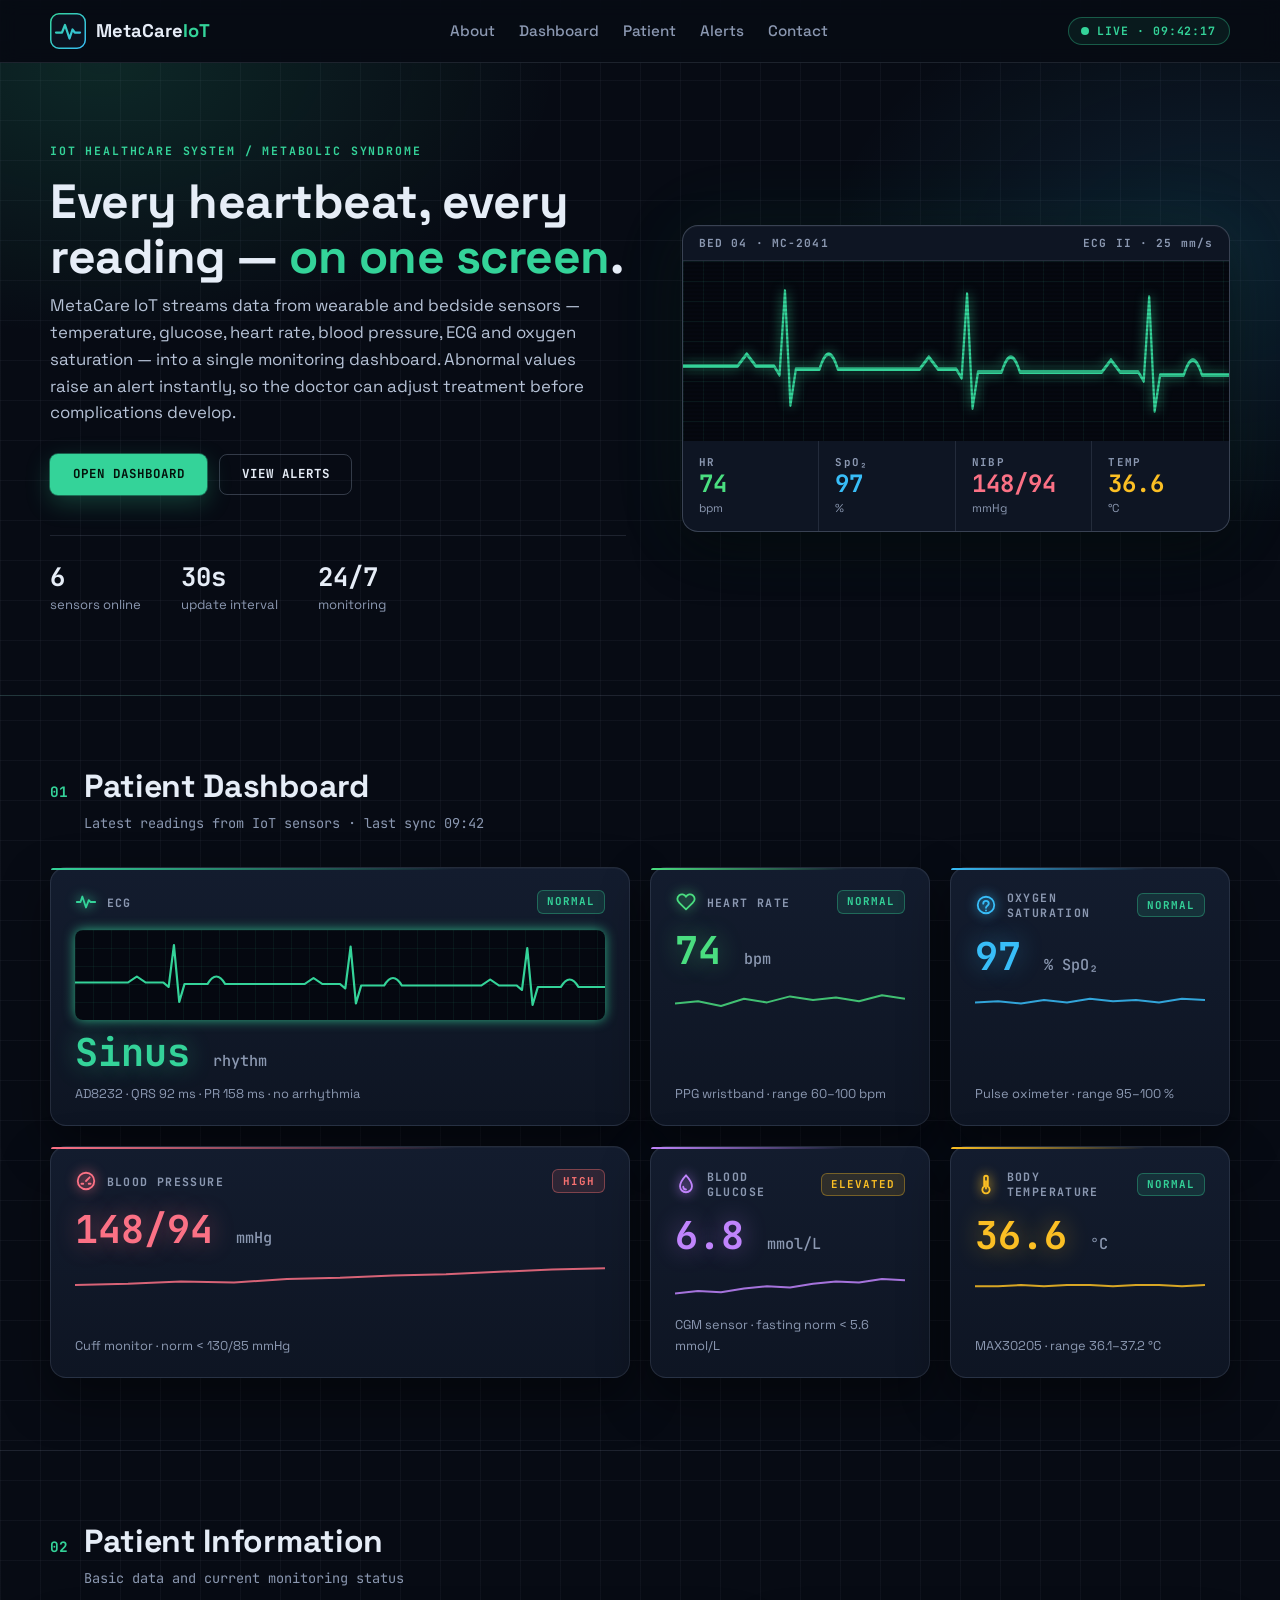
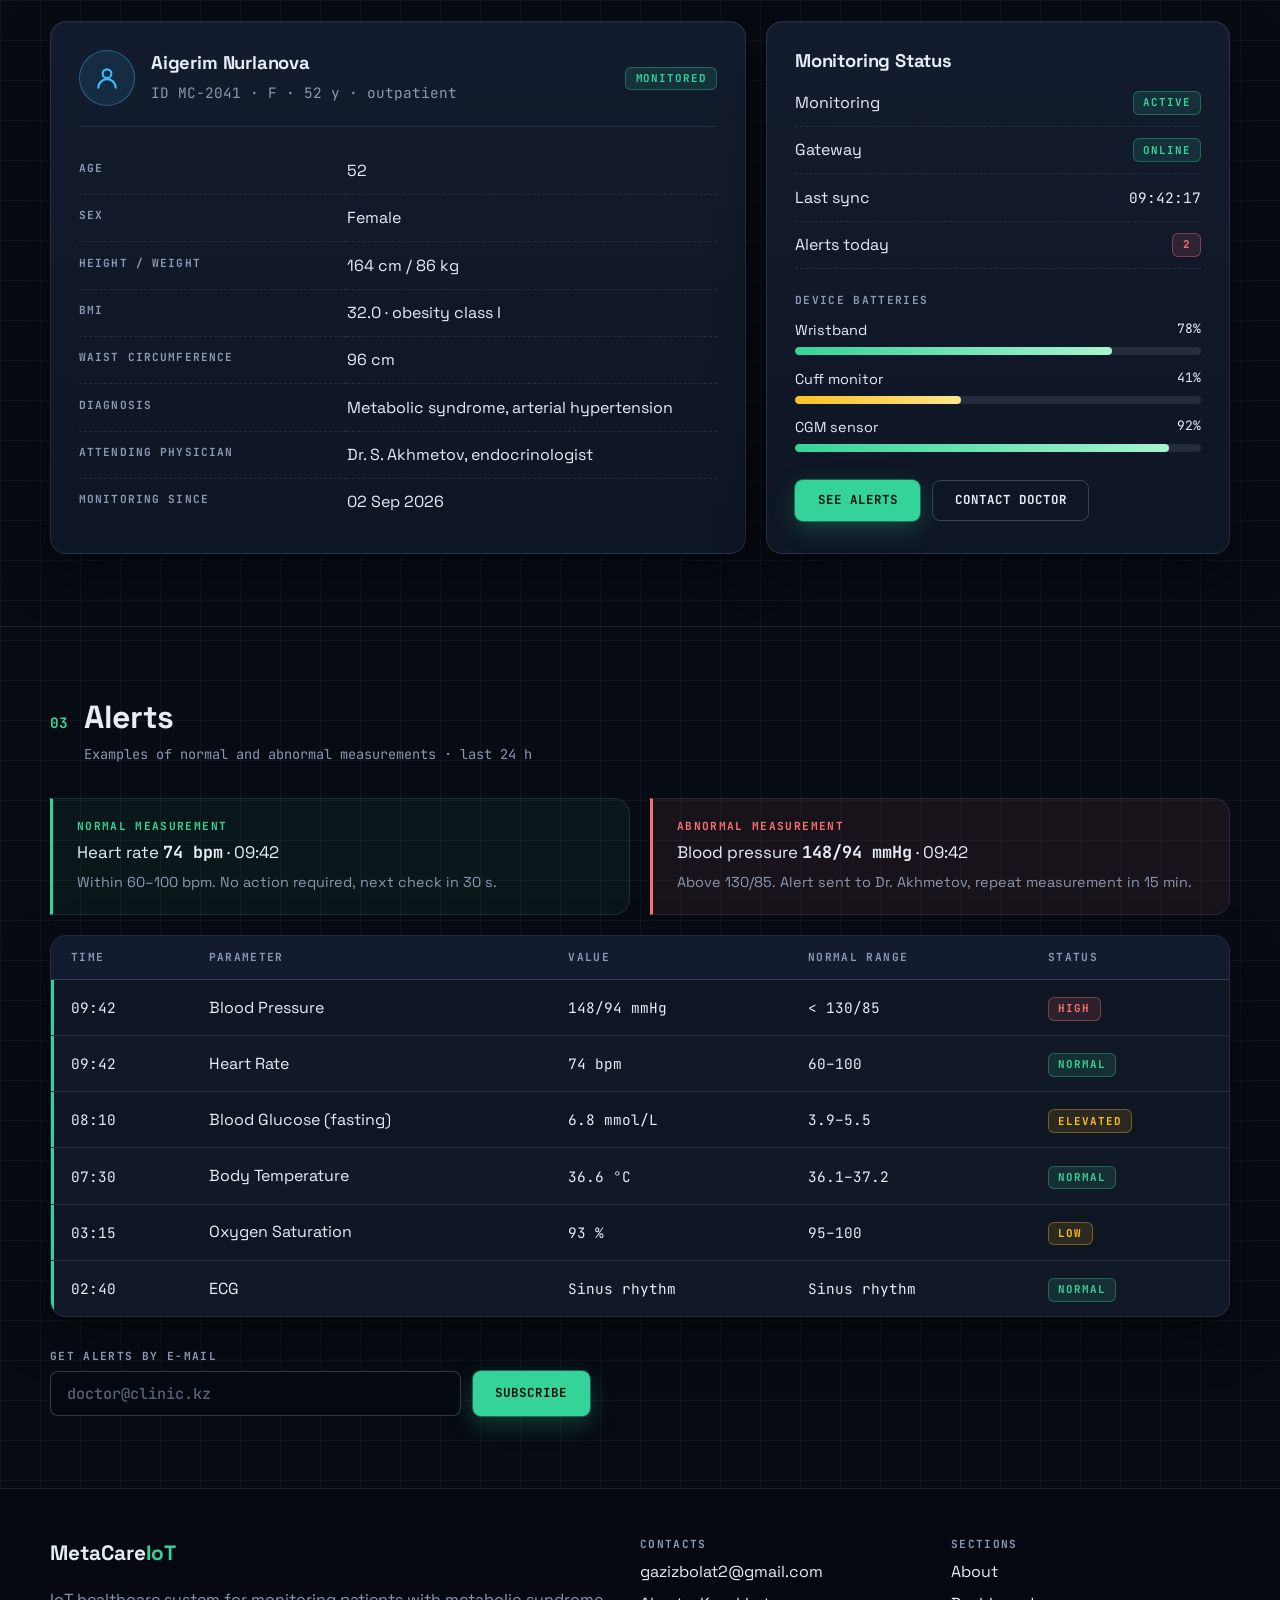
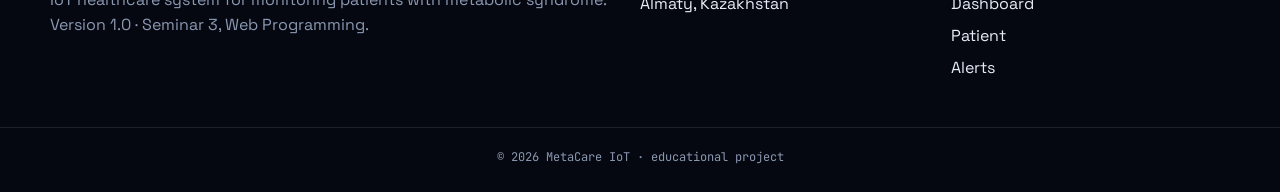
<file: index.html>
<!DOCTYPE html>
<html lang="en">
<head>
  <meta charset="UTF-8">
  <meta name="viewport" content="width=device-width, initial-scale=1.0">
  <title>MetaCare IoT — Metabolic Syndrome Monitoring</title>
  <meta name="description" content="IoT healthcare dashboard for monitoring patients with metabolic syndrome.">
  <link rel="icon" href="images/logo.svg" type="image/svg+xml">
  <link rel="preconnect" href="https://fonts.googleapis.com">
  <link rel="preconnect" href="https://fonts.gstatic.com" crossorigin>
  <link href="https://fonts.googleapis.com/css2?family=JetBrains+Mono:wght@500;700&family=Space+Grotesk:wght@400;500;700&display=swap" rel="stylesheet">
  <link rel="stylesheet" href="style.css">
</head>
<body>

  <header class="site-header" id="top">
    <div class="container header-inner">
      <a href="#top" class="brand">
        <img src="images/logo.svg" alt="MetaCare logo" class="brand-logo" width="36" height="36">
        <span>MetaCare<em>IoT</em></span>
      </a>
      <nav class="main-nav" aria-label="Main navigation">
        <ul>
          <li><a href="#intro">About</a></li>
          <li><a href="#dashboard">Dashboard</a></li>
          <li><a href="#patient">Patient</a></li>
          <li><a href="#alerts">Alerts</a></li>
          <li><a href="#contact">Contact</a></li>
        </ul>
      </nav>
      <p class="live-pill"><span class="live-dot"></span>LIVE · 09:42:17</p>
    </div>
  </header>

  <main>

    <section id="intro" class="hero">
      <div class="container hero-inner">
        <div class="hero-text">
          <p class="eyebrow">IoT healthcare system / metabolic syndrome</p>
          <h1>Every heartbeat, every reading — <span class="accent">on one screen</span>.</h1>
          <p class="lead">
            MetaCare IoT streams data from wearable and bedside sensors — temperature,
            glucose, heart rate, blood pressure, ECG and oxygen saturation — into a single
            monitoring dashboard. Abnormal values raise an alert instantly, so the doctor
            can adjust treatment before complications develop.
          </p>
          <div class="hero-actions">
            <a href="#dashboard" class="btn btn-primary">Open dashboard</a>
            <a href="#alerts" class="btn btn-ghost">View alerts</a>
          </div>
          <ul class="hero-stats">
            <li><span class="stat-value">6</span><span class="stat-label">sensors online</span></li>
            <li><span class="stat-value">30s</span><span class="stat-label">update interval</span></li>
            <li><span class="stat-value">24/7</span><span class="stat-label">monitoring</span></li>
          </ul>
        </div>

        <div class="monitor">
          <div class="monitor-bar">
            <span>BED 04 · MC-2041</span>
            <span>ECG II · 25 mm/s</span>
          </div>
          <div class="monitor-screen">
            <svg class="ecg-trace" viewBox="0 0 600 120" preserveAspectRatio="none" aria-hidden="true">
              <path pathLength="1000" d="M0 70 h60 l10 -8 l10 8 h20 l6 6 l6 -56 l6 76 l6 -24 h26 q10 -20 20 0 h30 h60 l10 -8 l10 8 h20 l6 6 l6 -56 l6 76 l6 -24 h26 q10 -20 20 0 h30 h60 l10 -8 l10 8 h20 l6 6 l6 -56 l6 76 l6 -24 h26 q10 -20 20 0 h30"/>
            </svg>
          </div>
          <ul class="monitor-readouts">
            <li class="readout readout-hr"><span class="readout-label">HR</span><span class="readout-value">74</span><span class="readout-unit">bpm</span></li>
            <li class="readout readout-spo2"><span class="readout-label">SpO₂</span><span class="readout-value">97</span><span class="readout-unit">%</span></li>
            <li class="readout readout-bp"><span class="readout-label">NIBP</span><span class="readout-value">148/94</span><span class="readout-unit">mmHg</span></li>
            <li class="readout readout-temp"><span class="readout-label">TEMP</span><span class="readout-value">36.6</span><span class="readout-unit">°C</span></li>
          </ul>
        </div>
      </div>
    </section>

    <section id="dashboard" class="section">
      <div class="container">
        <div class="section-head">
          <p class="section-index">01</p>
          <h2>Patient Dashboard</h2>
          <p class="section-lead">Latest readings from IoT sensors · last sync 09:42</p>
        </div>

        <div class="sensor-grid">
          <article class="sensor-card card-ecg status-normal">
            <div class="sensor-top">
              <img src="images/ecg.svg" alt="" class="sensor-icon" width="22" height="22">
              <h3 class="sensor-name">ECG</h3>
              <span class="badge">Normal</span>
            </div>
            <svg class="ecg-mini" viewBox="0 0 600 120" preserveAspectRatio="none" aria-hidden="true">
              <path pathLength="1000" d="M0 70 h60 l10 -8 l10 8 h20 l6 6 l6 -56 l6 76 l6 -24 h26 q10 -20 20 0 h30 h60 l10 -8 l10 8 h20 l6 6 l6 -56 l6 76 l6 -24 h26 q10 -20 20 0 h30 h60 l10 -8 l10 8 h20 l6 6 l6 -56 l6 76 l6 -24 h26 q10 -20 20 0 h30"/>
            </svg>
            <p class="sensor-value">Sinus <span class="sensor-unit">rhythm</span></p>
            <p class="sensor-meta">AD8232 · QRS 92 ms · PR 158 ms · no arrhythmia</p>
          </article>

          <article class="sensor-card card-hr status-normal">
            <div class="sensor-top">
              <img src="images/heart.svg" alt="" class="sensor-icon" width="22" height="22">
              <h3 class="sensor-name">Heart Rate</h3>
              <span class="badge">Normal</span>
            </div>
            <p class="sensor-value">74 <span class="sensor-unit">bpm</span></p>
            <svg class="sparkline" viewBox="0 0 100 30" preserveAspectRatio="none" aria-hidden="true">
              <polyline vector-effect="non-scaling-stroke" points="0,18 10,16 20,20 30,14 40,17 50,12 60,15 70,13 80,16 90,11 100,14"/>
            </svg>
            <p class="sensor-meta">PPG wristband · range 60–100 bpm</p>
          </article>

          <article class="sensor-card card-spo2 status-normal">
            <div class="sensor-top">
              <img src="images/oxygen.svg" alt="" class="sensor-icon" width="22" height="22">
              <h3 class="sensor-name">Oxygen Saturation</h3>
              <span class="badge">Normal</span>
            </div>
            <p class="sensor-value">97 <span class="sensor-unit">% SpO₂</span></p>
            <svg class="sparkline" viewBox="0 0 100 30" preserveAspectRatio="none" aria-hidden="true">
              <polyline vector-effect="non-scaling-stroke" points="0,12 10,11 20,13 30,10 40,12 50,9 60,11 70,10 80,12 90,9 100,10"/>
            </svg>
            <p class="sensor-meta">Pulse oximeter · range 95–100 %</p>
          </article>

          <article class="sensor-card card-bp status-critical">
            <div class="sensor-top">
              <img src="images/pressure.svg" alt="" class="sensor-icon" width="22" height="22">
              <h3 class="sensor-name">Blood Pressure</h3>
              <span class="badge">High</span>
            </div>
            <p class="sensor-value">148/94 <span class="sensor-unit">mmHg</span></p>
            <svg class="sparkline" viewBox="0 0 100 30" preserveAspectRatio="none" aria-hidden="true">
              <polyline vector-effect="non-scaling-stroke" points="0,20 10,19 20,17 30,18 40,15 50,14 60,12 70,11 80,9 90,7 100,6"/>
            </svg>
            <p class="sensor-meta">Cuff monitor · norm &lt; 130/85 mmHg</p>
          </article>

          <article class="sensor-card card-glu status-warning">
            <div class="sensor-top">
              <img src="images/glucose.svg" alt="" class="sensor-icon" width="22" height="22">
              <h3 class="sensor-name">Blood Glucose</h3>
              <span class="badge">Elevated</span>
            </div>
            <p class="sensor-value">6.8 <span class="sensor-unit">mmol/L</span></p>
            <svg class="sparkline" viewBox="0 0 100 30" preserveAspectRatio="none" aria-hidden="true">
              <polyline vector-effect="non-scaling-stroke" points="0,22 10,20 20,21 30,18 40,16 50,17 60,14 70,12 80,13 90,10 100,11"/>
            </svg>
            <p class="sensor-meta">CGM sensor · fasting norm &lt; 5.6 mmol/L</p>
          </article>

          <article class="sensor-card card-temp status-normal">
            <div class="sensor-top">
              <img src="images/thermometer.svg" alt="" class="sensor-icon" width="22" height="22">
              <h3 class="sensor-name">Body Temperature</h3>
              <span class="badge">Normal</span>
            </div>
            <p class="sensor-value">36.6 <span class="sensor-unit">°C</span></p>
            <svg class="sparkline" viewBox="0 0 100 30" preserveAspectRatio="none" aria-hidden="true">
              <polyline vector-effect="non-scaling-stroke" points="0,16 10,16 20,15 30,16 40,15 50,15 60,16 70,15 80,15 90,16 100,15"/>
            </svg>
            <p class="sensor-meta">MAX30205 · range 36.1–37.2 °C</p>
          </article>
        </div>
      </div>
    </section>

    <section id="patient" class="section">
      <div class="container">
        <div class="section-head">
          <p class="section-index">02</p>
          <h2>Patient Information</h2>
          <p class="section-lead">Basic data and current monitoring status</p>
        </div>

        <div class="patient-layout">
          <article class="panel patient-card">
            <div class="patient-head">
              <span class="patient-avatar"><img src="images/patient.svg" alt="" class="sensor-icon" width="22" height="22"></span>
              <div>
                <h3>Aigerim Nurlanova</h3>
                <p class="mono muted">ID MC-2041 · F · 52 y · outpatient</p>
              </div>
              <span class="badge badge-normal">Monitored</span>
            </div>
            <table class="info-table">
              <tbody>
                <tr><th scope="row">Age</th><td>52</td></tr>
                <tr><th scope="row">Sex</th><td>Female</td></tr>
                <tr><th scope="row">Height / Weight</th><td>164 cm / 86 kg</td></tr>
                <tr><th scope="row">BMI</th><td>32.0 · obesity class I</td></tr>
                <tr><th scope="row">Waist circumference</th><td>96 cm</td></tr>
                <tr><th scope="row">Diagnosis</th><td>Metabolic syndrome, arterial hypertension</td></tr>
                <tr><th scope="row">Attending physician</th><td>Dr. S. Akhmetov, endocrinologist</td></tr>
                <tr><th scope="row">Monitoring since</th><td>02 Sep 2026</td></tr>
              </tbody>
            </table>
          </article>

          <article class="panel status-card">
            <h3>Monitoring Status</h3>
            <ul class="status-list">
              <li><span>Monitoring</span><span class="badge badge-normal">Active</span></li>
              <li><span>Gateway</span><span class="badge badge-normal">Online</span></li>
              <li><span>Last sync</span><span class="mono">09:42:17</span></li>
              <li><span>Alerts today</span><span class="badge badge-critical">2</span></li>
            </ul>
            <h4 class="sub-head">Device batteries</h4>
            <ul class="battery-list">
              <li>
                <span class="battery-label">Wristband <span class="mono">78%</span></span>
                <span class="battery-bar"><span class="battery-fill fill-78"></span></span>
              </li>
              <li>
                <span class="battery-label">Cuff monitor <span class="mono">41%</span></span>
                <span class="battery-bar"><span class="battery-fill fill-41"></span></span>
              </li>
              <li>
                <span class="battery-label">CGM sensor <span class="mono">92%</span></span>
                <span class="battery-bar"><span class="battery-fill fill-92"></span></span>
              </li>
            </ul>
            <div class="card-actions">
              <a href="#alerts" class="btn btn-primary">See alerts</a>
              <a href="#contact" class="btn btn-ghost">Contact doctor</a>
            </div>
          </article>
        </div>
      </div>
    </section>

    <section id="alerts" class="section">
      <div class="container">
        <div class="section-head">
          <p class="section-index">03</p>
          <h2>Alerts</h2>
          <p class="section-lead">Examples of normal and abnormal measurements · last 24 h</p>
        </div>

        <div class="alert-examples">
          <article class="alert-box alert-ok">
            <h3 class="alert-kicker">Normal measurement</h3>
            <p class="alert-reading">Heart rate <strong>74 bpm</strong> · 09:42</p>
            <p class="alert-text">Within 60–100 bpm. No action required, next check in 30 s.</p>
          </article>
          <article class="alert-box alert-bad">
            <h3 class="alert-kicker">Abnormal measurement</h3>
            <p class="alert-reading">Blood pressure <strong>148/94 mmHg</strong> · 09:42</p>
            <p class="alert-text">Above 130/85. Alert sent to Dr. Akhmetov, repeat measurement in 15 min.</p>
          </article>
        </div>

        <div class="table-wrap">
          <table class="alert-table">
            <thead>
              <tr>
                <th scope="col">Time</th>
                <th scope="col">Parameter</th>
                <th scope="col">Value</th>
                <th scope="col">Normal range</th>
                <th scope="col">Status</th>
              </tr>
            </thead>
            <tbody>
              <tr class="row-critical">
                <td class="mono">09:42</td><td>Blood Pressure</td><td class="mono">148/94 mmHg</td><td class="mono">&lt; 130/85</td>
                <td><span class="badge badge-critical">High</span></td>
              </tr>
              <tr class="row-normal">
                <td class="mono">09:42</td><td>Heart Rate</td><td class="mono">74 bpm</td><td class="mono">60–100</td>
                <td><span class="badge badge-normal">Normal</span></td>
              </tr>
              <tr class="row-warning">
                <td class="mono">08:10</td><td>Blood Glucose (fasting)</td><td class="mono">6.8 mmol/L</td><td class="mono">3.9–5.5</td>
                <td><span class="badge badge-warning">Elevated</span></td>
              </tr>
              <tr class="row-normal">
                <td class="mono">07:30</td><td>Body Temperature</td><td class="mono">36.6 °C</td><td class="mono">36.1–37.2</td>
                <td><span class="badge badge-normal">Normal</span></td>
              </tr>
              <tr class="row-warning">
                <td class="mono">03:15</td><td>Oxygen Saturation</td><td class="mono">93 %</td><td class="mono">95–100</td>
                <td><span class="badge badge-warning">Low</span></td>
              </tr>
              <tr class="row-normal">
                <td class="mono">02:40</td><td>ECG</td><td class="mono">Sinus rhythm</td><td class="mono">Sinus rhythm</td>
                <td><span class="badge badge-normal">Normal</span></td>
              </tr>
            </tbody>
          </table>
        </div>

        <form class="alert-form" action="#" method="get">
          <label for="email">Get alerts by e-mail</label>
          <div class="form-row">
            <input type="email" id="email" name="email" placeholder="doctor@clinic.kz" required>
            <button type="submit" class="btn btn-primary">Subscribe</button>
          </div>
        </form>
      </div>
    </section>

  </main>

  <footer class="site-footer" id="contact">
    <div class="container footer-inner">
      <div>
        <p class="footer-brand">MetaCare<em>IoT</em></p>
        <p class="muted">IoT healthcare system for monitoring patients with metabolic syndrome.<br>Version 1.0 · Seminar 3, Web Programming.</p>
      </div>
      <div>
        <h3>Contacts</h3>
        <ul class="footer-links">
          <li><a href="mailto:gazizbolat2@gmail.com">gazizbolat2@gmail.com</a></li>
          <li>Almaty, Kazakhstan</li>
        </ul>
      </div>
      <div>
        <h3>Sections</h3>
        <ul class="footer-links">
          <li><a href="#intro">About</a></li>
          <li><a href="#dashboard">Dashboard</a></li>
          <li><a href="#patient">Patient</a></li>
          <li><a href="#alerts">Alerts</a></li>
        </ul>
      </div>
    </div>
    <p class="copyright mono">© 2026 MetaCare IoT · educational project</p>
  </footer>

</body>
</html>
</file>
<file: style.css>
/* ==========================================================================
   MetaCare IoT — bedside-monitor inspired dashboard
   Sections: tokens, base, buttons, header, hero + monitor, sections,
   sensor cards, badges, patient, alerts, form, footer, motion, media queries
   ========================================================================== */

/* ---------- Tokens ---------- */
:root {
  --bg: #070b14;
  --bg-grid: rgba(148, 163, 184, 0.06);
  --panel: #0e1523;
  --panel-2: #131c2e;
  --screen: #050810;
  --line: rgba(148, 163, 184, 0.16);
  --line-strong: rgba(148, 163, 184, 0.32);
  --text: #e6edf7;
  --muted: #8b98b1;

  /* parameter colours — same convention as real patient monitors */
  --c-hr: #4ade80;
  --c-spo2: #38bdf8;
  --c-bp: #fb7185;
  --c-temp: #fbbf24;
  --c-glu: #c084fc;
  --c-ecg: #34d399;

  --ok: #34d399;
  --warn: #fbbf24;
  --crit: #f87171;

  --font-ui: "Space Grotesk", system-ui, sans-serif;
  --font-mono: "JetBrains Mono", ui-monospace, monospace;
  --radius: 16px;
  --shadow: 0 1px 0 rgba(255, 255, 255, 0.03) inset, 0 20px 50px rgba(0, 0, 0, 0.45);
}

/* ---------- Base ---------- */
* {
  box-sizing: border-box;
}

html {
  scroll-behavior: smooth;
}

body {
  margin: 0;
  font: 16px/1.6 var(--font-ui);
  color: var(--text);
  background:
    linear-gradient(var(--bg-grid) 1px, transparent 1px) 0 0 / 40px 40px,
    linear-gradient(90deg, var(--bg-grid) 1px, transparent 1px) 0 0 / 40px 40px,
    var(--bg);
}

h1, h2, h3, h4 {
  margin: 0 0 0.5rem;
  line-height: 1.15;
  font-weight: 700;
  letter-spacing: -0.01em;
}

h1 { font-size: 3rem; }
h2 { font-size: 2rem; }
h3 { font-size: 1.15rem; }
h4 { font-size: 0.8rem; }

p {
  margin: 0 0 1rem;
}

a {
  color: var(--c-spo2);
  text-decoration: none;
  transition: color 0.2s ease;
}

a:hover {
  color: #7dd3fc;
}

img {
  display: block;
  max-width: 100%;
}

ul {
  margin: 0;
  padding: 0;
  list-style: none;
}

.container {
  width: min(1180px, 100% - 2.5rem);
  margin: 0 auto;
}

.muted {
  color: var(--muted);
}

.mono {
  font-family: var(--font-mono);
  font-size: 0.9em;
}

.accent {
  color: var(--c-ecg);
}

/* ---------- Buttons ---------- */
.btn {
  display: inline-block;
  padding: 0.75rem 1.35rem;
  border: 1px solid transparent;
  border-radius: 8px;
  font: 700 0.78rem/1.2 var(--font-mono);
  letter-spacing: 0.08em;
  text-transform: uppercase;
  cursor: pointer;
  transition: transform 0.2s ease, box-shadow 0.2s ease, background-color 0.2s ease, border-color 0.2s ease, color 0.2s ease;
}

.btn-primary {
  background: var(--ok);
  color: #04110b;
  box-shadow: 0 0 0 1px rgba(52, 211, 153, 0.4), 0 8px 24px rgba(52, 211, 153, 0.25);
}

.btn-primary:hover,
.btn-primary:focus-visible {
  background: #6ee7b7;
  color: #04110b;
  transform: translateY(-2px);
  box-shadow: 0 0 0 1px rgba(52, 211, 153, 0.6), 0 12px 32px rgba(52, 211, 153, 0.4);
}

.btn-ghost {
  border-color: var(--line-strong);
  color: var(--text);
  background: transparent;
}

.btn-ghost:hover,
.btn-ghost:focus-visible {
  border-color: var(--c-spo2);
  color: var(--c-spo2);
  background: rgba(56, 189, 248, 0.08);
}

/* ---------- Header & navigation ---------- */
.site-header {
  position: sticky;
  top: 0;
  z-index: 10;
  background: rgba(7, 11, 20, 0.82);
  border-bottom: 1px solid var(--line);
  backdrop-filter: blur(10px);
}

.header-inner {
  display: flex;
  align-items: center;
  justify-content: space-between;
  gap: 1.5rem;
  padding: 0.8rem 0;
}

.brand {
  display: flex;
  align-items: center;
  gap: 0.6rem;
  font-size: 1.15rem;
  font-weight: 700;
  color: var(--text);
}

.brand em,
.footer-brand em {
  font-style: normal;
  color: var(--c-ecg);
}

.main-nav ul {
  display: flex;
  gap: 1.5rem;
}

/* descendant selector: links inside the nav get an animated underline */
.main-nav a {
  position: relative;
  padding: 0.4rem 0;
  color: var(--muted);
  font-size: 0.95rem;
  font-weight: 500;
}

.main-nav a::after {
  content: "";
  position: absolute;
  inset: auto 0 0 0;
  height: 2px;
  background: var(--c-ecg);
  transform: scaleX(0);
  transform-origin: left;
  transition: transform 0.25s ease;
}

.main-nav a:hover {
  color: var(--text);
}

.main-nav a:hover::after {
  transform: scaleX(1);
}

.live-pill {
  display: flex;
  align-items: center;
  gap: 0.5rem;
  margin: 0;
  padding: 0.35rem 0.8rem;
  border: 1px solid rgba(52, 211, 153, 0.35);
  border-radius: 999px;
  font: 700 0.72rem var(--font-mono);
  letter-spacing: 0.08em;
  color: var(--c-ecg);
  background: rgba(52, 211, 153, 0.08);
}

.live-dot {
  width: 8px;
  height: 8px;
  border-radius: 50%;
  background: var(--c-ecg);
  box-shadow: 0 0 0 0 rgba(52, 211, 153, 0.6);
  animation: pulse 1.6s ease-out infinite;
}

/* ---------- Hero / introduction ---------- */
#intro {
  background:
    radial-gradient(700px 420px at 8% 0%, rgba(52, 211, 153, 0.14), transparent 65%),
    radial-gradient(600px 420px at 95% 30%, rgba(56, 189, 248, 0.12), transparent 65%);
  border-bottom: 1px solid var(--line);
}

.hero-inner {
  display: grid;
  grid-template-columns: 1.05fr 1fr;
  align-items: center;
  gap: 3.5rem;
  padding: 5rem 0;
}

.eyebrow {
  margin-bottom: 1rem;
  font: 700 0.72rem var(--font-mono);
  letter-spacing: 0.16em;
  text-transform: uppercase;
  color: var(--c-ecg);
}

.lead {
  max-width: 34rem;
  font-size: 1.05rem;
  color: #b6c2d6;
}

.hero-actions {
  display: flex;
  flex-wrap: wrap;
  gap: 0.75rem;
  margin: 1.75rem 0 2.5rem;
}

.hero-stats {
  display: flex;
  gap: 2.5rem;
  padding-top: 1.5rem;
  border-top: 1px solid var(--line);
}

.hero-stats li {
  display: flex;
  flex-direction: column;
}

.stat-value {
  font: 700 1.6rem var(--font-mono);
  color: var(--text);
}

.stat-label {
  font-size: 0.82rem;
  color: var(--muted);
}

/* bedside monitor panel */
.monitor {
  overflow: hidden;
  border: 1px solid var(--line-strong);
  border-radius: var(--radius);
  background: var(--panel);
  box-shadow: var(--shadow), 0 0 80px rgba(52, 211, 153, 0.08);
}

.monitor-bar {
  display: flex;
  justify-content: space-between;
  padding: 0.6rem 1rem;
  border-bottom: 1px solid var(--line);
  font: 700 0.7rem var(--font-mono);
  letter-spacing: 0.1em;
  color: var(--muted);
}

.monitor-screen {
  position: relative;
  height: 180px;
  background:
    linear-gradient(rgba(52, 211, 153, 0.08) 1px, transparent 1px) 0 0 / 20px 20px,
    linear-gradient(90deg, rgba(52, 211, 153, 0.08) 1px, transparent 1px) 0 0 / 20px 20px,
    var(--screen);
}

.monitor-screen::after {
  content: "";
  position: absolute;
  inset: 0;
  background: repeating-linear-gradient(0deg, rgba(0, 0, 0, 0.18) 0 2px, transparent 2px 4px);
  pointer-events: none;
}

.ecg-trace,
.ecg-mini {
  display: block;
  width: 100%;
  height: 100%;
  fill: none;
  stroke: var(--c-ecg);
  stroke-width: 2.5;
  stroke-linejoin: round;
  stroke-linecap: round;
  filter: drop-shadow(0 0 6px rgba(52, 211, 153, 0.8));
}

.ecg-trace path,
.ecg-mini path {
  stroke-dasharray: 1000 1000;
  animation: ecg-sweep 6s linear infinite;
}

.monitor-readouts {
  display: grid;
  grid-template-columns: repeat(4, 1fr);
}

.readout {
  display: grid;
  gap: 0.1rem;
  padding: 0.9rem 1rem;
  border-right: 1px solid var(--line);
}

.readout:last-child {
  border-right: 0;
}

.readout-label {
  font: 700 0.68rem var(--font-mono);
  letter-spacing: 0.12em;
  color: var(--muted);
}

.readout-value {
  font: 700 1.5rem/1.1 var(--font-mono);
}

.readout-unit {
  font-size: 0.72rem;
  color: var(--muted);
}

.readout-hr .readout-value { color: var(--c-hr); }
.readout-spo2 .readout-value { color: var(--c-spo2); }
.readout-bp .readout-value { color: var(--c-bp); }
.readout-temp .readout-value { color: var(--c-temp); }

/* ---------- Sections ---------- */
.section {
  padding: 4.5rem 0;
  border-bottom: 1px solid var(--line);
}

.section-head {
  display: grid;
  grid-template-columns: auto 1fr;
  column-gap: 1rem;
  align-items: baseline;
  margin-bottom: 2rem;
}

.section-index {
  margin: 0;
  font: 700 0.9rem var(--font-mono);
  color: var(--c-ecg);
}

.section-lead {
  grid-column: 2;
  margin: 0;
  font-family: var(--font-mono);
  font-size: 0.85rem;
  color: var(--muted);
}

/* ---------- Dashboard: sensor cards (bento grid) ---------- */
.sensor-grid {
  display: grid;
  grid-template-columns: repeat(4, 1fr);
  gap: 1.25rem;
}

.sensor-card {
  --accent: var(--ok);
  position: relative;
  display: flex;
  flex-direction: column;
  padding: 1.4rem 1.5rem 1.3rem;
  background: linear-gradient(180deg, var(--panel-2), var(--panel));
  border: 1px solid var(--line);
  border-radius: var(--radius);
  box-shadow: var(--shadow);
  transition: transform 0.25s ease, border-color 0.25s ease, box-shadow 0.25s ease;
}

.sensor-card::before {
  content: "";
  position: absolute;
  inset: 0 0 auto 0;
  height: 2px;
  border-radius: var(--radius) var(--radius) 0 0;
  background: linear-gradient(90deg, var(--accent), transparent 70%);
}

.sensor-card:hover {
  transform: translateY(-4px);
  border-color: var(--accent);
  box-shadow: var(--shadow), 0 0 40px -10px var(--accent);
}

.card-ecg { --accent: var(--c-ecg); grid-column: span 2; }
.card-hr { --accent: var(--c-hr); }
.card-spo2 { --accent: var(--c-spo2); }
.card-bp { --accent: var(--c-bp); grid-column: span 2; }
.card-glu { --accent: var(--c-glu); }
.card-temp { --accent: var(--c-temp); }

.sensor-top {
  display: flex;
  align-items: center;
  gap: 0.6rem;
  margin-bottom: 1rem;
}

.sensor-top .badge {
  margin-left: auto;
}

.sensor-icon {
  width: 22px;
  height: 22px;
  flex-shrink: 0;
  filter: drop-shadow(0 0 6px var(--accent));
}

.sensor-name {
  margin: 0;
  font: 700 0.72rem var(--font-mono);
  letter-spacing: 0.12em;
  text-transform: uppercase;
  color: var(--muted);
}

.sensor-value {
  margin: 0 0 0.6rem;
  font: 700 2.4rem/1.1 var(--font-mono);
  color: var(--accent);
  text-shadow: 0 0 24px color-mix(in srgb, var(--accent) 45%, transparent);
}

.sensor-unit {
  font-size: 0.95rem;
  font-weight: 500;
  color: var(--muted);
  text-shadow: none;
}

.sparkline {
  width: 100%;
  height: 36px;
  margin-bottom: 0.75rem;
  fill: none;
  stroke: var(--accent);
  stroke-width: 2;
  stroke-linejoin: round;
  opacity: 0.85;
}

.ecg-mini {
  height: 90px;
  margin-bottom: 0.75rem;
  border-radius: 8px;
  background:
    linear-gradient(rgba(52, 211, 153, 0.07) 1px, transparent 1px) 0 0 / 18px 18px,
    linear-gradient(90deg, rgba(52, 211, 153, 0.07) 1px, transparent 1px) 0 0 / 18px 18px,
    var(--screen);
}

.sensor-meta {
  margin: auto 0 0;
  font-size: 0.8rem;
  color: var(--muted);
}

/* ---------- Badges ---------- */
.badge {
  display: inline-block;
  padding: 0.2rem 0.6rem;
  border: 1px solid transparent;
  border-radius: 6px;
  font: 700 0.68rem/1.4 var(--font-mono);
  letter-spacing: 0.08em;
  text-transform: uppercase;
  white-space: nowrap;
}

.status-normal .badge,
.badge-normal { color: var(--ok); background: rgba(52, 211, 153, 0.12); border-color: rgba(52, 211, 153, 0.35); }
.status-warning .badge,
.badge-warning { color: var(--warn); background: rgba(251, 191, 36, 0.12); border-color: rgba(251, 191, 36, 0.35); }
.status-critical .badge,
.badge-critical { color: var(--crit); background: rgba(248, 113, 113, 0.12); border-color: rgba(248, 113, 113, 0.4); }

/* ---------- Patient information ---------- */
.patient-layout {
  display: grid;
  grid-template-columns: 3fr 2fr;
  gap: 1.25rem;
}

.panel {
  padding: 1.75rem;
  background: linear-gradient(180deg, var(--panel-2), var(--panel));
  border: 1px solid var(--line);
  border-radius: var(--radius);
  box-shadow: var(--shadow);
}

.patient-head {
  display: flex;
  align-items: center;
  gap: 1rem;
  margin-bottom: 1.25rem;
  padding-bottom: 1.25rem;
  border-bottom: 1px solid var(--line);
}

.patient-head p {
  margin: 0;
}

.patient-head .badge {
  margin-left: auto;
}

.patient-avatar {
  display: grid;
  place-items: center;
  width: 56px;
  height: 56px;
  flex-shrink: 0;
  border: 1px solid rgba(56, 189, 248, 0.4);
  border-radius: 50%;
  background: rgba(56, 189, 248, 0.1);
}

.patient-avatar .sensor-icon {
  width: 26px;
  height: 26px;
}

.info-table {
  width: 100%;
  border-collapse: collapse;
}

.info-table th,
.info-table td {
  padding: 0.65rem 0;
  border-bottom: 1px dashed var(--line);
  text-align: left;
  vertical-align: top;
}

.info-table th {
  width: 42%;
  padding-right: 1rem;
  font: 700 0.7rem/1.8 var(--font-mono);
  letter-spacing: 0.1em;
  text-transform: uppercase;
  color: var(--muted);
}

.info-table tr:last-child th,
.info-table tr:last-child td {
  border-bottom: 0;
}

.status-list li {
  display: flex;
  justify-content: space-between;
  align-items: center;
  padding: 0.65rem 0;
  border-bottom: 1px dashed var(--line);
}

.sub-head {
  margin: 1.5rem 0 0.75rem;
  font: 700 0.7rem var(--font-mono);
  letter-spacing: 0.12em;
  text-transform: uppercase;
  color: var(--muted);
}

.battery-list li {
  margin-bottom: 0.8rem;
}

.battery-label {
  display: flex;
  justify-content: space-between;
  margin-bottom: 0.3rem;
  font-size: 0.9rem;
}

.battery-bar {
  display: block;
  height: 8px;
  border-radius: 999px;
  background: rgba(148, 163, 184, 0.15);
  overflow: hidden;
}

.battery-fill {
  display: block;
  height: 100%;
  border-radius: inherit;
  background: linear-gradient(90deg, var(--ok), #a7f3d0);
}

.fill-78 { width: 78%; }
.fill-92 { width: 92%; }
.fill-41 { width: 41%; background: linear-gradient(90deg, var(--warn), #fde68a); }

.card-actions {
  display: flex;
  flex-wrap: wrap;
  gap: 0.75rem;
  margin-top: 1.75rem;
}

/* ---------- Alerts: examples ---------- */
.alert-examples {
  display: grid;
  grid-template-columns: 1fr 1fr;
  gap: 1.25rem;
  margin-bottom: 1.25rem;
}

.alert-box {
  padding: 1.25rem 1.5rem;
  border: 1px solid var(--line);
  border-left: 3px solid var(--ok);
  border-radius: 0 var(--radius) var(--radius) 0;
  background: rgba(52, 211, 153, 0.06);
}

.alert-bad {
  border-left-color: var(--crit);
  background: rgba(248, 113, 113, 0.07);
}

.alert-kicker {
  margin: 0 0 0.4rem;
  font: 700 0.7rem var(--font-mono);
  letter-spacing: 0.12em;
  text-transform: uppercase;
  color: var(--ok);
}

.alert-bad .alert-kicker {
  color: var(--crit);
}

.alert-reading {
  margin-bottom: 0.3rem;
  font-size: 1.05rem;
}

.alert-reading strong {
  font-family: var(--font-mono);
}

.alert-text {
  margin: 0;
  font-size: 0.9rem;
  color: var(--muted);
}

/* ---------- Alerts: table ---------- */
.table-wrap {
  overflow-x: auto;
  border: 1px solid var(--line);
  border-radius: var(--radius);
  background: var(--panel);
  box-shadow: var(--shadow);
}

.alert-table {
  width: 100%;
  border-collapse: collapse;
}

.alert-table th,
.alert-table td {
  padding: 0.9rem 1.25rem;
  text-align: left;
  white-space: nowrap;
}

.alert-table thead th {
  border-bottom: 1px solid var(--line-strong);
  font: 700 0.7rem var(--font-mono);
  letter-spacing: 0.12em;
  text-transform: uppercase;
  color: var(--muted);
  background: var(--panel-2);
}

.alert-table tbody tr {
  --row: var(--ok);
  border-top: 1px solid var(--line);
  transition: background-color 0.2s ease;
}

.alert-table tbody tr:first-child {
  border-top: 0;
}

.alert-table tbody tr:nth-child(even) {
  background: rgba(255, 255, 255, 0.015);
}

.alert-table tbody tr:hover {
  background: rgba(56, 189, 248, 0.07);
}

.alert-table tbody td:first-child {
  box-shadow: inset 3px 0 0 var(--row);
}

.row-warning { --row: var(--warn); }
.row-critical { --row: var(--crit); }

/* ---------- Alerts: subscribe form ---------- */
.alert-form {
  max-width: 540px;
  margin-top: 2rem;
}

.alert-form label {
  display: block;
  margin-bottom: 0.5rem;
  font: 700 0.7rem var(--font-mono);
  letter-spacing: 0.12em;
  text-transform: uppercase;
  color: var(--muted);
}

.form-row {
  display: flex;
  gap: 0.75rem;
}

.alert-form input {
  flex: 1;
  min-width: 0;
  padding: 0.7rem 1rem;
  font: 500 0.95rem var(--font-mono);
  color: var(--text);
  border: 1px solid var(--line-strong);
  border-radius: 8px;
  background: var(--screen);
  transition: border-color 0.2s ease, box-shadow 0.2s ease;
}

.alert-form input::placeholder {
  color: #566276;
}

.alert-form input:focus {
  outline: none;
  border-color: var(--c-ecg);
  box-shadow: 0 0 0 4px rgba(52, 211, 153, 0.18);
}

/* ---------- Footer ---------- */
.site-footer {
  padding: 3rem 0 1.5rem;
  background: var(--screen);
}

.footer-inner {
  display: grid;
  grid-template-columns: 2fr 1fr 1fr;
  gap: 2rem;
}

.site-footer h3 {
  font: 700 0.7rem var(--font-mono);
  letter-spacing: 0.12em;
  text-transform: uppercase;
  color: var(--muted);
}

.footer-brand {
  font-size: 1.3rem;
  font-weight: 700;
}

.footer-links li {
  margin-bottom: 0.4rem;
}

.footer-links a {
  color: var(--text);
  border-bottom: 1px solid transparent;
  transition: color 0.2s ease, border-color 0.2s ease;
}

.footer-links a:hover {
  color: var(--c-ecg);
  border-color: var(--c-ecg);
}

.copyright {
  margin: 2.5rem 0 0;
  padding-top: 1.25rem;
  border-top: 1px solid var(--line);
  text-align: center;
  font-size: 0.75rem;
  color: var(--muted);
}

/* ---------- Motion ---------- */
@keyframes pulse {
  0% { box-shadow: 0 0 0 0 rgba(52, 211, 153, 0.6); }
  100% { box-shadow: 0 0 0 10px rgba(52, 211, 153, 0); }
}

/* the trace is drawn from left to right, then erased behind the sweep */
@keyframes ecg-sweep {
  0% { stroke-dashoffset: 1000; }
  50% { stroke-dashoffset: 0; }
  100% { stroke-dashoffset: -1000; }
}

@media (prefers-reduced-motion: reduce) {
  .live-dot,
  .ecg-trace path,
  .ecg-mini path {
    animation: none;
  }
}

/* ---------- Media queries ---------- */
@media (max-width: 1024px) {
  .hero-inner,
  .patient-layout {
    grid-template-columns: 1fr;
  }

  .sensor-grid {
    grid-template-columns: repeat(2, 1fr);
  }
}

@media (max-width: 640px) {
  h1 { font-size: 2.1rem; }
  h2 { font-size: 1.6rem; }

  .header-inner {
    flex-wrap: wrap;
    gap: 0.75rem 1.5rem;
  }

  .main-nav {
    order: 3;
    width: 100%;
  }

  .main-nav ul {
    flex-wrap: wrap;
    gap: 0.5rem 1.25rem;
  }

  .hero-inner {
    padding: 3rem 0;
    gap: 2rem;
  }

  .hero-stats {
    gap: 1.5rem;
  }

  .monitor-readouts {
    grid-template-columns: repeat(2, 1fr);
  }

  .readout:nth-child(2) {
    border-right: 0;
  }

  .readout:nth-child(-n + 2) {
    border-bottom: 1px solid var(--line);
  }

  .section {
    padding: 3rem 0;
  }

  .sensor-grid,
  .alert-examples {
    grid-template-columns: 1fr;
  }

  .card-ecg,
  .card-bp {
    grid-column: span 1;
  }

  .patient-head {
    flex-wrap: wrap;
  }

  .form-row {
    flex-direction: column;
  }

  .footer-inner {
    grid-template-columns: 1fr;
  }
}
</file>
